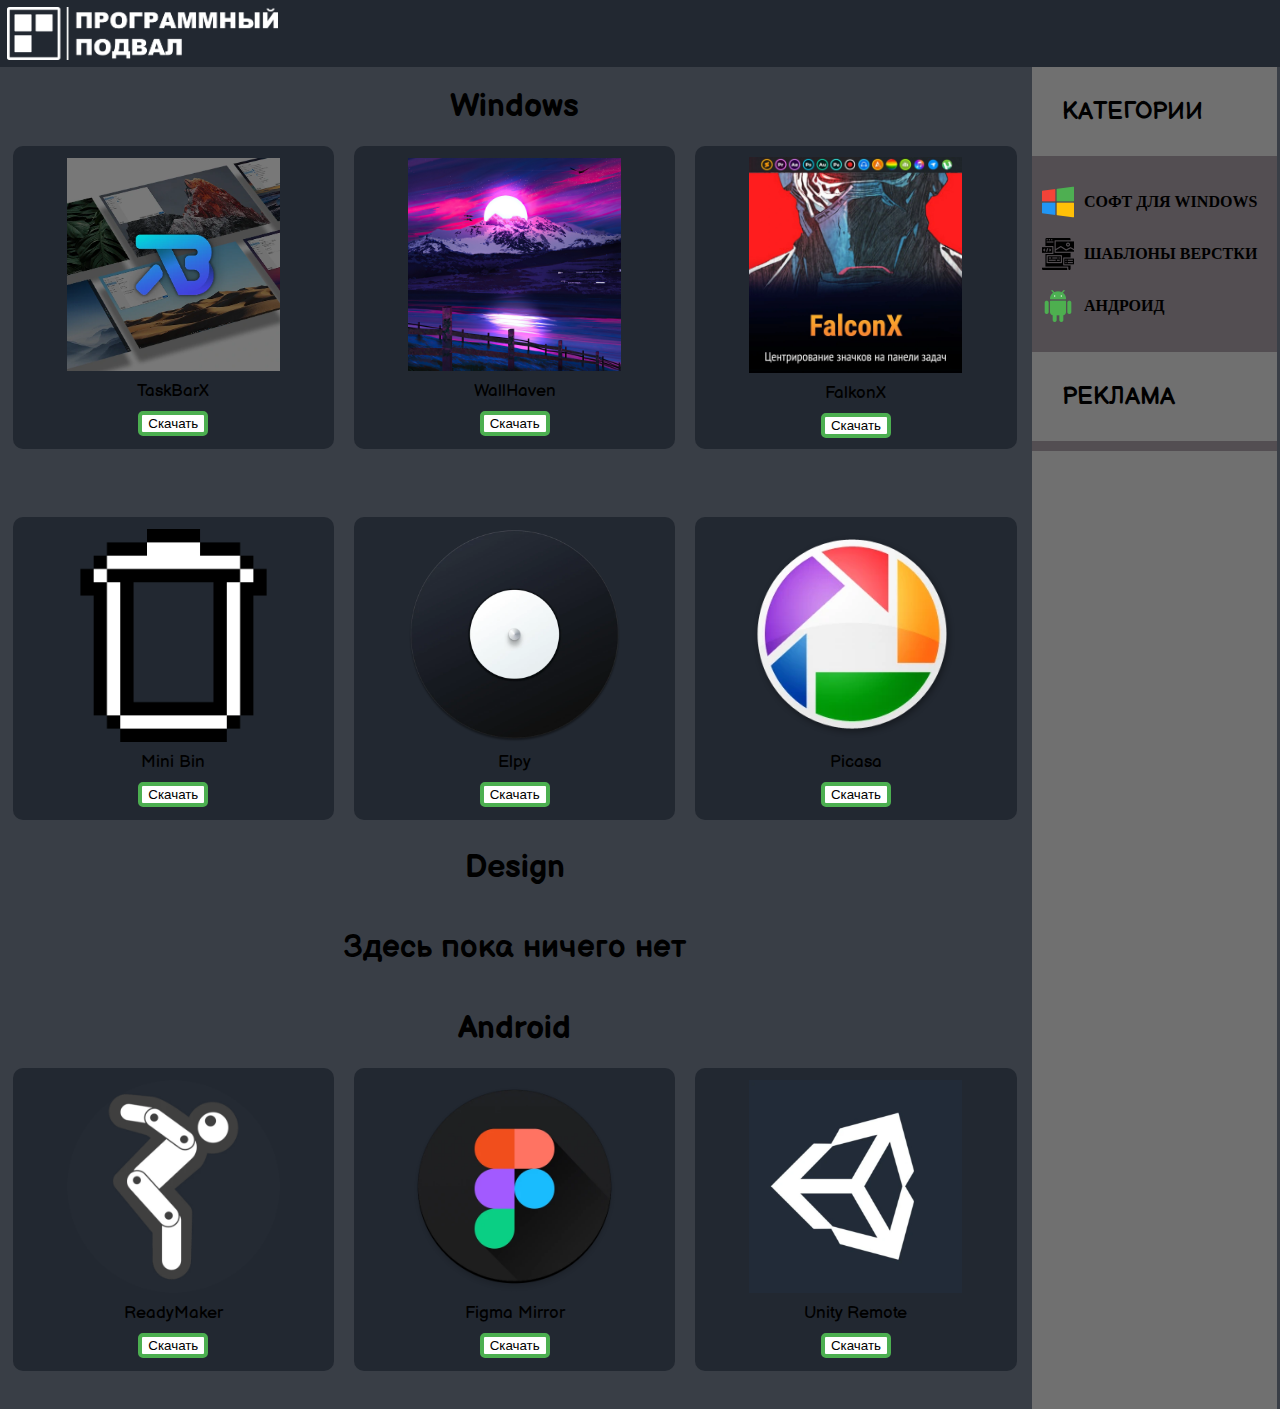
<file: index.html>
<!DOCTYPE html>
<html lang="en">
<head>
	<meta charset="UTF-8">
	<meta name="viewport" content="width=device-width, initial-scale=1.0">
	<title>Программный подвал</title>
	<meta name="description" content="На сайте Программный подвал вы найдете: годные программы для Windows, Android, шаблоны и графику :)">
	<meta name="keywords" content="программы,windows,лучшие программы,шаблоны,скрипты,софт,взлом,psd,раздачи,javascript,html,css,книги,программистам,новичкам,программный подвал">
	<link rel="stylesheet" href="style.css">
	<script src="jquery-3.5.1.js"></script>
	<script src="script.js"></script>
	<link rel="shortcut icon" href="img/logoSite.webp" type="image/x-icon">
	<link rel="preconnect" href="https://fonts.gstatic.com">
	<link href="https://fonts.googleapis.com/css2?family=Balsamiq+Sans:ital,wght@1,700&display=swap" rel="stylesheet">
	<meta name="CatCut84d8b3b088" content="B5C9F360495F6104DD85CBEC8BAC1B09Y9270" />
	<script async src="https://pagead2.googlesyndication.com/pagead/js/adsbygoogle.js?client=ca-pub-5349619052296382"
     	crossorigin="anonymous"></script>
</head>
<body>
	<header id="up">
		<img src="img/logo.webp" alt="" width="271px" height="53px">
	</header>

	<div class="container">

		<div class="context">
			<h1 id="windows">Windows</h1>
			<div class="row content cnt1">
				<div class="games" onclick="PopUpShow()">
					<img src="img/prog-icon/taskbarx.webp" alt="" width="213px" height="216px">
					<p>TaskBarX<br></p>
					<button onclick="PopUpShow()" class="btn-download">Скачать</button>
				</div>
				<div class="games" onclick="PopUpShow2()">
					<img src="img/prog-icon/wallhaven.webp" alt="" width="213px" height="216px">
					<p>WallHaven<br></p>
					<button onclick="PopUpShow2()" class="btn-download">Скачать</button>
				</div>
				<div class="games" onclick="PopUpShow3()">
					<img src="img/prog-icon/falcon x.webp" alt="" width="213px" height="216px">
					<p>FalkonX<br></p>
					<button onclick="PopUpShow3()" class="btn-download">Скачать</button>
				</div>
			</div>
			<div class="row content cnt2">
				<div class="games" onclick="PopUpShow4()">
					<img src="img/prog-icon/mini bin.webp" alt="" width="213px" height="216px">
					<p>Mini Bin<br></p>
					<button onclick="PopUpShow4()" class="btn-download">Скачать</button>
				</div>
				<div class="games" onclick="PopUpShow5()">
					<img src="img/prog-icon/elpy.webp" alt="" width="213px" height="216px">
					<p>Elpy<br></p>
					<button onclick="PopUpShow5()" class="btn-download">Скачать</button>
				</div>
				<div class="games" onclick="PopUpShow6()">
					<img src="img/prog-icon/picasa.webp" alt="" width="213px" height="216px">
					<p>Picasa<br></p>
					<button onclick="PopUpShow6()" class="btn-download">Скачать</button>
				</div>
			</div>
			<h1 id="design">Design</h1>
			<div class="row content">
				<h1 class="None">Здесь пока ничего нет</h1>
			</div>
			<h1 id="android">Android</h1>
			<div class="row content cnt3">
				<div class="games" onclick="PopUpShow7()">
					<img src="img/prog-icon/ready maker.webp" alt="" width="213px" height="216px">
					<p>ReadyMaker<br></p>
					<button onclick="PopUpShow7()" class="btn-download">Скачать</button>
				</div>
				<div class="games" onclick="PopUpShow8()">
					<img src="img/prog-icon/figma mirror.webp" alt="" width="213px" height="216px">
					<p>Figma Mirror<br></p>
					<button onclick="PopUpShow8()" class="btn-download">Скачать</button>
				</div>
				<div class="games" onclick="PopUpShow9()">
					<img src="img/prog-icon/unity.webp" alt="" width="213px" height="216px">
					<p>Unity Remote<br></p>
					<button onclick="PopUpShow9()" class="btn-download">Скачать</button>
				</div>
			</div>
		</div>
		<div class="menu">	
			<p class="menu-zag">	
				КАТЕГОРИИ
			</p>
			<div class="menu-a">
				<div class="menu-punct winda">
					<a href="#windows"><img src="img/windows.webp" alt="" width="32px" height="32px"> СОФТ ДЛЯ WINDOWS</a>
				</div>
				<div class="menu-punct shablon">
					<a href="#design"><img src="img/web-design.webp" alt="" width="32px" height="32px">ШАБЛОНЫ ВЕРСТКИ</a>
				</div>
				<div class="menu-punct android">
					<a href="#android"><img src="img/android.webp" alt="" width="32px" height="32px">АНДРОИД</a>
				</div>
			</div>
			<p class="menu-zag">	
				РЕКЛАМА
			</p>
			<div class="menuAds">
				<script src="//catcut.net/adv/23040"></script>
			</div>
		</div>
	</div>


	<!-- PopUp1 -->

	<div class="popub" id="popub">
		<div class="popub-hide" onclick="PopUpHide()"></div>
		<div class="popub-content">
			<img src="img/prog-icon/taskbarx.webp" alt="" width="213px" height="216px">
			<p>Эта программа позволяет разместить <br> заначки на панели задач по центру.<br></p>
			<div class="popub-btn">
				<button class="btn-download" class="btn-download" onclick="PopUpHide()">Назад</button>
				<button class="btn-download" class="btn-download" onclick="PopUpShowAd()">Скачать</button>
			</div>
		</div>
	</div>
	<div class="popub-ad">
		<div class="ad">
			<a href="https://github.com/progbasement/progbasement/blob/main/TaskbarX_22.05.2020_1.5.6.0.zip"><div class="button-ad" class="btn-download" onclick="PopUpHideAd()"></div></a>
			<script src="//catcut.net/adv/23039"></script>
		</div>
	</div>

	<!-- PopUp2 -->

	<div class="popub2" id="popub">
		<div class="popub-hide" onclick="PopUpHide2()"></div>
		<div class="popub-content">
			<img src="img/prog-icon/wallhaven.webp" alt="" width="213px" height="216px">
			<p>
				Здесь вы найдете огромное количество обоев <br> 
				на любой вкус и цвет, а также на любое <br> 
				качество. Также здесь присутствует <br> 
				поиск и фильтры.
				<br></p>
				<div class="popub-btn">
					<button class="btn-download" class="btn-download" onclick="PopUpHide2()">Назад</button>
					<button class="btn-download" class="btn-download" onclick="PopUpShowAd2()">Скачать</button>
				</div>
			</div>
		</div>
		<div class="popub-ad2">
			<div class="ad">
				<a href="https://www.microsoft.com/en-us/p/wallhavencc/9nblggh0l44h?activetab=pivot:overviewtab"><div class="button-ad" class="btn-download" onclick="PopUpHideAd2()"></div></a>
				<script src="//catcut.net/adv/23039"></script>
			</div>
		</div>

		<!-- PopUp3 -->

		<div class="popub3" id="popub">
			<div class="popub-hide" onclick="PopUpHide3()"></div>
			<div class="popub-content">
				<img src="img/prog-icon/falcon x.webp" alt="" width="213px" height="216px">
				<p>
					Эта программа, как и TaskBarX позволяет <br>
					разместить заначки на панели задач по центру.
				</p>
				<div class="popub-btn">
					<button class="btn-download" class="btn-download" onclick="PopUpHide3()">Назад</button>
					<button class="btn-download" class="btn-download" onclick="PopUpShowAd3()">Скачать</button>
				</div>
			</div>
		</div>
		<div class="popub-ad3">
			<div class="ad">
				<a href="https://github.com/progbasement/progbasement/blob/main/FalconX_13.10.2019_1.2.3.0.zip"><div class="button-ad" class="btn-download" onclick="PopUpHideAd3()"></div></a>
				<script src="//catcut.net/adv/23039"></script>
			</div>
		</div>

		<!-- PopUp4 -->

		<div class="popub4" id="popub">
			<div class="popub-hide" onclick="PopUpHide4()"></div>
			<div class="popub-content">
				<img src="img/prog-icon/mini bin.webp" alt="" width="213px" height="216px">
				<p>
					Программа, которая позволяет добавить на <br>
					панель управления небольшую иконку корзины. <br>
					Которая позволит избавиться от противной корзины <br>
					на рабочем столе.
				</p>
				<div class="popub-btn">
					<button class="btn-download" class="btn-download" onclick="PopUpHide4()">Назад</button>
					<button class="btn-download" class="btn-download" onclick="PopUpShowAd4()">Скачать</button>
				</div>
			</div>
		</div>
		<div class="popub-ad4">
			<div class="ad">
				<a href="https://github.com/progbasement/progbasement/blob/main/MiniBin-6.6.0.0-and-RU.zip"><div class="button-ad" class="btn-download" onclick="PopUpHideAd4()"></div></a>
				<script src="//catcut.net/adv/23039"></script>
			</div>
		</div>

		<!-- PopUp5 -->

		<div class="popub5" id="popub">
			<div class="popub-hide" onclick="PopUpHide5()"></div>
			<div class="popub-content">
				<img src="img/prog-icon/elpy.webp" alt="" width="213px" height="216px">
				<p>
					Эта програма позволяет воспроизводить <br> 
					звуки леса, природи и т. д. <br>
					Ети звуки позволяют розслабиться вам после <br>
					тяжелого дня и лучше сконцентрироваться на работе.
				</p>
				<div class="popub-btn">
					<button class="btn-download" class="btn-download" onclick="PopUpHide5()">Назад</button>
					<button class="btn-download" class="btn-download" onclick="PopUpShowAd5()">Скачать</button>
				</div>
			</div>
		</div>
		<div class="popub-ad5">
			<div class="ad">
				<a href=" https://www.microsoft.com/ru-ru/p/elpy/9nh3ph6413pr?activetab=pivot:overviewtab">
					<div class="button-ad" class="btn-download" onclick="PopUpHideAd5()"></div>
				</a>
				<script src="//catcut.net/adv/23039"></script>
			</div>
		</div>

		<!-- PopUp6 -->

		<div class="popub6" id="popub">
			<div class="popub-hide" onclick="PopUpHide6()"></div>
			<div class="popub-content">
				<img src="img/prog-icon/picasa.webp" alt="" width="213px" height="216px">
				<p>
					Эта программа позволяет заменить убогий <br>
					просмотрщик изображений Windows. <br>
					Picasa не только удобная программа а ещё <br>
					и очень быстрая она позволяет открыть <br>
					изображение во много раз быстрее чем <br>
					стандартная программа Windows. <br>

				</p>
				<div class="popub-btn">
					<button class="btn-download" class="btn-download" onclick="PopUpHide6()">Назад</button>
					<button class="btn-download" class="btn-download" onclick="PopUpShowAd6()">Скачать</button>
				</div>
			</div>
		</div>
		<div class="popub-ad6">
			<div class="ad">
				<a href="https://github.com/progbasement/progbasement/blob/main/picasa39-setup.exe">
					<div class="button-ad" class="btn-download" onclick="PopUpHideAd6()"></div>
				</a>
				<script src="//catcut.net/adv/23039"></script>
			</div>
		</div>

		<!-- PopUp7 -->

		<div class="popub7" id="popub">
			<div class="popub-hide" onclick="PopUpHide7()"></div>
			<div class="popub-content">
				<img src="img/prog-icon/ready maker.webp" alt="" width="213px" height="216px">
				<p>
					Ready Maker позволяет создавать <br>
					игры и приложения без навоков <br>
					программирования. <br>
					Ready Maker это простой и удобный <br>
					конструктор игр на андроид. <br>
				</p>
				<div class="popub-btn">
					<button class="btn-download" class="btn-download" onclick="PopUpHide7()">Назад</button>
					<button class="btn-download" class="btn-download" onclick="PopUpShowAd7()">Скачать</button>
				</div>
			</div>
		</div>
		<div class="popub-ad7">
			<div class="ad">
				<a href="https://play.google.com/store/apps/details?id=io.getready.ready">
					<div class="button-ad" class="btn-download" onclick="PopUpHideAd7()"></div>
				</a>
				<script src="//catcut.net/adv/23039"></script>
			</div>
		</div>

		<!-- PopUp8 -->

		<div class="popub8" id="popub">
			<div class="popub-hide" onclick="PopUpHide8()"></div>
			<div class="popub-content">
				<img src="img/prog-icon/figma mirror.webp" alt="" width="213px" height="216px">
				<p>
					Программа позволяет посмотреть <br>
					дизайн созданий на десктопной <br>	
					версии Figma на вашем смартфоне. <br>
				</p>
				<div class="popub-btn">
					<button class="btn-download" class="btn-download" onclick="PopUpHide8()">Назад</button>
					<button class="btn-download" class="btn-download" onclick="PopUpShowAd8()">Скачать</button>
				</div>
			</div>
		</div>
		<div class="popub-ad8">
			<div class="ad">
				<a href="https://play.google.com/store/apps/details?id=com.figma.mirror">
					<div class="button-ad" class="btn-download" onclick="PopUpHideAd8()"></div>
				</a>
				<script src="//catcut.net/adv/23039"></script>
			</div>
		</div>

		<!-- PopUp9 -->

		<div class="popub9" id="popub">
			<div class="popub-hide" onclick="PopUpHide9()"></div>
			<div class="popub-content">
				<img src="img/prog-icon/unity.webp" alt="" width="213px" height="216px">
				<p>
					Позволяет тестировать ваши игры <br>
					созданные игры в Unity на вашем <br>
					андроид девайсе в реальном времени. <br>
				</p>
				<div class="popub-btn">
					<button class="btn-download" class="btn-download" onclick="PopUpHide9()">Назад</button>
					<button class="btn-download" class="btn-download" onclick="PopUpShowAd9()">Скачать</button>
				</div>
			</div>
		</div>
		<div class="popub-ad9">
			<div class="ad">
				<a href="https://play.google.com/store/apps/details?id=com.unity3d.mobileremote">
					<div class="button-ad" class="btn-download" onclick="PopUpHideAd9()"></div>
				</a>
				<script src="//catcut.net/adv/23039"></script>
			</div>
		</div>


		<div class="burg-button">
		</div>
		<div class="burg-menu">
			<p class="menu-zag">	
				КАТЕГОРИИ
			</p>
			<div class="menu-a">
				<div class="menu-punct winda">
					<a href="#windows"><img src="img/windows.webp" alt="" width="32px" height="32px"> СОФТ ДЛЯ WINDOWS</a>
				</div>
				<div class="menu-punct shablon">
					<a href="#design"><img src="img/web-design.webp" alt="" width="32px" height="32px">ШАБЛОНЫ ВЕРСТКИ</a>
				</div>
				<div class="menu-punct android">
					<a href="#android"><img src="img/android.webp" alt="" width="32px" height="32px">АНДРОИД</a>
				</div>
			</div>
		</div>
		<div id = "toTop">
			<a href="#" class="scrollup"><img src="img/up-arrow.webp" alt="" width="50px" height="50px"></a>
		</div>
	</body>
	</html>
</file>
<file: style.css>
html, body{
	margin: 0;
	padding: 0;
	min-height: 100%;
	min-width: 100%;
	height: 100%;
}
html{
	/*scroll-behavior: smooth;*/
}
p{
	font-family: 'Balsamiq Sans', cursive;
	font-size: 17px;
}
h1{
	font-family: 'Balsamiq Sans', cursive;
}
header{
	background: #222831;
	display: flex;
	align-items: center;
}
header img{
	margin: 7px;
}
header p{
	font-weight: bold;
	font-size: 25px;
	padding: 0;
	margin: 0;
}
.container{
	display: flex;
	background: #393E46;
	justify-content: space-around;
}
.row.content {
	display: flex;
	justify-content: space-around;
}
.cnt1 .games{
	margin-top: 0;
}
.cnt2 .games{
	margin-bottom: 0;
}
.cnt3 .games{
	margin-top: 0;
}
#windows{
	display: flex;
	justify-content: center;
	padding: 0;
	margin: 20px 0;
}
#design{
	display: flex;
	justify-content: center;
	padding: 0;
	margin: 20px 0;
}
#android{
	display: flex;
	justify-content: center;
	padding: 0;
	margin: 20px 0;
}
.context{
	width: 80%;
	display: flex;
	justify-content: center;
	flex-direction: column;
}
.games{
	background: #222831;
	display: flex;
	flex-direction: column;
	align-items: center;
	justify-content: center;
	padding: 15px 5px 15px 5px;
	margin: 30px 10px 30px 10px;
	width: 80%;
	height: 80%;
	border-radius: 10px;
}
.game{
	background: #222831;
	display: flex;
	flex-direction: column;
	align-items: center;
	justify-content: center;
	padding: 15px 5px 15px 5px;
	margin: 30px 10px 30px 10px;
	width: 32%;
	height: 80%;
	border-radius: 10px;
}
.games p{
	margin: 10px;
}
.game p{
	margin: 10px;
}
.menu{
	background: #707070;
}
.menuAds{
	background: #534E52;
	display: flex;
	align-items: center;
	justify-content: center;
	padding: 5px 0;
}
.menu-zag{
	font-weight: bold;
	font-size: 24px;
	margin: 30px;
}
.menu-a{
	background: #534E52;
	padding: 20px 20px 20px 0;
}
.menu-a a{
	padding: : 10px;
	font-weight: bold;
	text-decoration: none;
	color: black;
}
.menu-punct a{
	display: flex;
	align-items: center;
}
.menu-punct img{
	padding: 10px;
}
.btn-download{
	background-color: white; 
	color: black; 
	border: 4px solid #4CAF50;
	border-radius: 5px;
	z-index: 10;
}
.btn-download:hover{
	background-color: #4CAF50;
	color: white;
	cursor: pointer;
}
.popub{
	background-color: rgba(0,0,0,0.5);
	opacity: 0;
	transition: 0.3s;
	visibility: hidden;
	position: fixed;
	top: 0;
	left: 0;
	height: 100%;
	width: 100%;
	display: flex;
	justify-content: center;
	align-items: center;
}
.popub-hide{
	height: 100%;
	width: 100%;
	position: absolute;
	top: 0;
	left: 0;
}
.popub-content{
	z-index: 50;
	background: white;
	border-radius: 10px;
	padding: 30px;
	display: flex;
	justify-content: center;
	align-items: center;
	flex-direction: column;
	z-index: 100;
}
.popub.active{
	opacity: 1;
	visibility: visible;
	z-index: 100;
}
.popub-content p{
	color: black;
	text-align: center;
}
.burg-button{
	background: url(img/burg-active.png);
	background-size: 50px 50px;
	width: 50px;
	height: 50px;
	position: fixed;
	bottom: 3%;
	left: 20px;
	visibility: hidden;
	cursor: pointer;
	z-index: 101;
	-webkit-tap-highlight-color: rgba(0, 0, 0, 0);
}
.popub-btn{
	width: 100%;
	display: flex;
	justify-content: center;
}
.popub-btn button{
	margin: 0 10px;
}
.popub-ad{
	background-color: rgba(0,0,0,0.5);
	opacity: 0;
	transition: 0.3s;
	visibility: hidden;
	position: fixed;
	top: 0;
	left: 0;
	height: 100%;
	width: 100%;
	display: flex;
	justify-content: center;
	align-items: center;
	z-index: 100;
}
.popub-ad.active{
	opacity: 1;
	visibility: visible;
	z-index: 100;
}
.ad{
	padding: 0 20px 20px 20px;
	background: white;
	border-radius: 10px;
	display: flex;
	align-items: flex-end;
	flex-direction: column;
}
.ad-content{
	width: 100px;
	height: 150px;
	background: black;
	color: white;
	display: flex;
	justify-content: center;
	align-items: center;
}
.button-ad{
	background: url(img/burg-close.png);
	background-size: 35px 35px;
	width: 35px;
	height: 35px;
	margin: 15px 10px 10px 10px;	
}
#toTop{
	height: 50px;
	width: 100%;
	display: flex;
	justify-content: flex-end;
	position: fixed;
	bottom: 3%;
	-webkit-tap-highlight-color: rgba(0, 0, 0, 0);
	cursor:pointer;

	opacity: 0;
	visibility: hidden;
	z-index: 1000;
}
#toTop img{
	margin: 0 50px 0 0 ;
}

#toTop.show {
	opacity: 1;
	visibility: visible;
}

@media only screen and (max-width: 1000px) {
	.burg-button{
		visibility: visible;
	}
	.menu{
		display: none;
	}
	.burg-menu{
		display: none;
	}
	.popub-content{
		width: 80%;
	}
}
@media only screen and (max-width: 773px) {
	.game{
		width: 37%;
	}
}

@media only screen and (max-width: 755px) {
	.row.content {
		flex-direction: column;
		align-items: center;
		justify-content: center;
	}
	.row.content img {
		width: 313px;
		height: 316px;
	}
	.game{
		width: 80%;
	}
}
@media only screen and (max-width: 520px) {
	.popub-content{
		padding: 30px 10px;
	}
}
@media only screen and (max-width: 509px) {
	.row.content img {
		width: 213px;
		height: 216px;
	}
}
@media only screen and (max-width: 330px) {
	.row.content img {
		width: 202px;
		height: 205px;
	}
}
@media only screen and (max-width: 321px) {
	.popub-content{
		padding: 30px 5px;
	}
	.None{
		font-size: 20px;
	}
}
@media only screen and (min-width: 1000px) {
	.burg-menu{
		display: none;
	}
}
@media only screen and (max-width: 415px) {
	.None{
		font-size: 25px;
	}
}
@media only screen and (max-width: 321px) {
	.None{
		font-size: 20px;
	}
}

@media only screen and (max-width: 414px) {
	.up img{
		margin: 0 10px 0 0 ;
	}
	.burg-button{
		left: 10px;
	}
}
@media only screen and (max-width: 411px) {
	.up img{
		margin: 0 10px 0 0 ;
	}
	.burg-button{
		left: 10px;
	}
}
@media only screen and (max-width: 375px) {
	.up img{
		margin: 0 6px 0 0 ;
	}
	.burg-button{
		left: 6px;
	}
}
@media only screen and (max-width: 360px) {
	.up img{
		margin: 0 7px 0 0 ;
	}
	.burg-button{
		left: 7px;
	}
}
@media only screen and (max-width: 320px) {
	.up img{
		margin: 0 2px 0 0 ;
	}
	.burg-button{
		left: 7px;
	}
}
.burg-menu{
	display: none;
	position: fixed;
	top: 0;
	left: 0;
	background: #707070;
	height: 100%;
	z-index: 100;
}
.burg-button.active{
	background: url(img/burg-close.png);
	background-size: 50px 50px;
}

/*PopUp2*/

.popub2{
	background-color: rgba(0,0,0,0.5);
	opacity: 0;
	transition: 0.3s;
	visibility: hidden;
	position: fixed;
	top: 0;
	left: 0;
	height: 100%;
	width: 100%;
	display: flex;
	justify-content: center;
	align-items: center;
	z-index: 100;
}
.popub2.active{
	opacity: 1;
	visibility: visible;
	z-index: 100;
}
.popub-ad2{
	background-color: rgba(0,0,0,0.5);
	opacity: 0;
	transition: 0.3s;
	visibility: hidden;
	position: fixed;
	top: 0;
	left: 0;
	height: 100%;
	width: 100%;
	display: flex;
	justify-content: center;
	align-items: center;
	z-index: 100;
}
.popub-ad2.active{
	opacity: 1;
	visibility: visible;
	z-index: 100;
}

/*PopUp3*/

.popub3{
	background-color: rgba(0,0,0,0.5);
	opacity: 0;
	transition: 0.3s;
	visibility: hidden;
	position: fixed;
	top: 0;
	left: 0;
	height: 100%;
	width: 100%;
	display: flex;
	justify-content: center;
	align-items: center;
	z-index: 100;
}
.popub3.active{
	opacity: 1;
	visibility: visible;
	z-index: 100;
}
.popub-ad3{
	background-color: rgba(0,0,0,0.5);
	opacity: 0;
	transition: 0.3s;
	visibility: hidden;
	position: fixed;
	top: 0;
	left: 0;
	height: 100%;
	width: 100%;
	display: flex;
	justify-content: center;
	align-items: center;
	z-index: 100;
}
.popub-ad3.active{
	opacity: 1;
	visibility: visible;
	z-index: 100;
}

/*PopUp4*/

.popub4{
	background-color: rgba(0,0,0,0.5);
	opacity: 0;
	transition: 0.3s;
	visibility: hidden;
	position: fixed;
	top: 0;
	left: 0;
	height: 100%;
	width: 100%;
	display: flex;
	justify-content: center;
	align-items: center;
	z-index: 100;
}
.popub4.active{
	opacity: 1;
	visibility: visible;
	z-index: 100;
}
.popub-ad4{
	background-color: rgba(0,0,0,0.5);
	opacity: 0;
	transition: 0.3s;
	visibility: hidden;
	position: fixed;
	top: 0;
	left: 0;
	height: 100%;
	width: 100%;
	display: flex;
	justify-content: center;
	align-items: center;
	z-index: 100;
}
.popub-ad4.active{
	opacity: 1;
	visibility: visible;
	z-index: 100;
}

/*PopUp5*/

.popub5{
	background-color: rgba(0,0,0,0.5);
	opacity: 0;
	transition: 0.3s;
	visibility: hidden;
	position: fixed;
	top: 0;
	left: 0;
	height: 100%;
	width: 100%;
	display: flex;
	justify-content: center;
	align-items: center;
	z-index: 100;
}
.popub5.active{
	opacity: 1;
	visibility: visible;
	z-index: 100;
}
.popub-ad5{
	background-color: rgba(0,0,0,0.5);
	opacity: 0;
	transition: 0.3s;
	visibility: hidden;
	position: fixed;
	top: 0;
	left: 0;
	height: 100%;
	width: 100%;
	display: flex;
	justify-content: center;
	align-items: center;
	z-index: 100;
}
.popub-ad5.active{
	opacity: 1;
	visibility: visible;
	z-index: 100;
}

/*PopUp6*/

.popub6{
	background-color: rgba(0,0,0,0.5);
	opacity: 0;
	transition: 0.3s;
	visibility: hidden;
	position: fixed;
	top: 0;
	left: 0;
	height: 100%;
	width: 100%;
	display: flex;
	justify-content: center;
	align-items: center;
	z-index: 100;
}
.popub6.active{
	opacity: 1;
	visibility: visible;
	z-index: 100;
}
.popub-ad6{
	background-color: rgba(0,0,0,0.5);
	opacity: 0;
	transition: 0.3s;
	visibility: hidden;
	position: fixed;
	top: 0;
	left: 0;
	height: 100%;
	width: 100%;
	display: flex;
	justify-content: center;
	align-items: center;
	z-index: 100;
}
.popub-ad6.active{
	opacity: 1;
	visibility: visible;
	z-index: 100;
}

/*PopUp7*/

.popub7{
	background-color: rgba(0,0,0,0.5);
	opacity: 0;
	transition: 0.3s;
	visibility: hidden;
	position: fixed;
	top: 0;
	left: 0;
	height: 100%;
	width: 100%;
	display: flex;
	justify-content: center;
	align-items: center;
	z-index: 100;
}
.popub7.active{
	opacity: 1;
	visibility: visible;
	z-index: 100;
}
.popub-ad7{
	background-color: rgba(0,0,0,0.5);
	opacity: 0;
	transition: 0.3s;
	visibility: hidden;
	position: fixed;
	top: 0;
	left: 0;
	height: 100%;
	width: 100%;
	display: flex;
	justify-content: center;
	align-items: center;
	z-index: 100;
}
.popub-ad7.active{
	opacity: 1;
	visibility: visible;
	z-index: 100;
}

/*PopUp8*/

.popub8{
	background-color: rgba(0,0,0,0.5);
	opacity: 0;
	transition: 0.3s;
	visibility: hidden;
	position: fixed;
	top: 0;
	left: 0;
	height: 100%;
	width: 100%;
	display: flex;
	justify-content: center;
	align-items: center;
	z-index: 100;
}
.popub8.active{
	opacity: 1;
	visibility: visible;
	z-index: 100;
}
.popub-ad8{
	background-color: rgba(0,0,0,0.5);
	opacity: 0;
	transition: 0.3s;
	visibility: hidden;
	position: fixed;
	top: 0;
	left: 0;
	height: 100%;
	width: 100%;
	display: flex;
	justify-content: center;
	align-items: center;
	z-index: 100;
}
.popub-ad8.active{
	opacity: 1;
	visibility: visible;
	z-index: 100;
}

/*PopUp9*/

.popub9{
	background-color: rgba(0,0,0,0.5);
	opacity: 0;
	transition: 0.3s;
	visibility: hidden;
	position: fixed;
	top: 0;
	left: 0;
	height: 100%;
	width: 100%;
	display: flex;
	justify-content: center;
	align-items: center;
	z-index: 100;
}
.popub9.active{
	opacity: 1;
	visibility: visible;
	z-index: 100;
}
.popub-ad9{
	background-color: rgba(0,0,0,0.5);
	opacity: 0;
	transition: 0.3s;
	visibility: hidden;
	position: fixed;
	top: 0;
	left: 0;
	height: 100%;
	width: 100%;
	display: flex;
	justify-content: center;
	align-items: center;
	z-index: 100;
}
.popub-ad9.active{
	opacity: 1;
	visibility: visible;
	z-index: 100;
}
</file>
